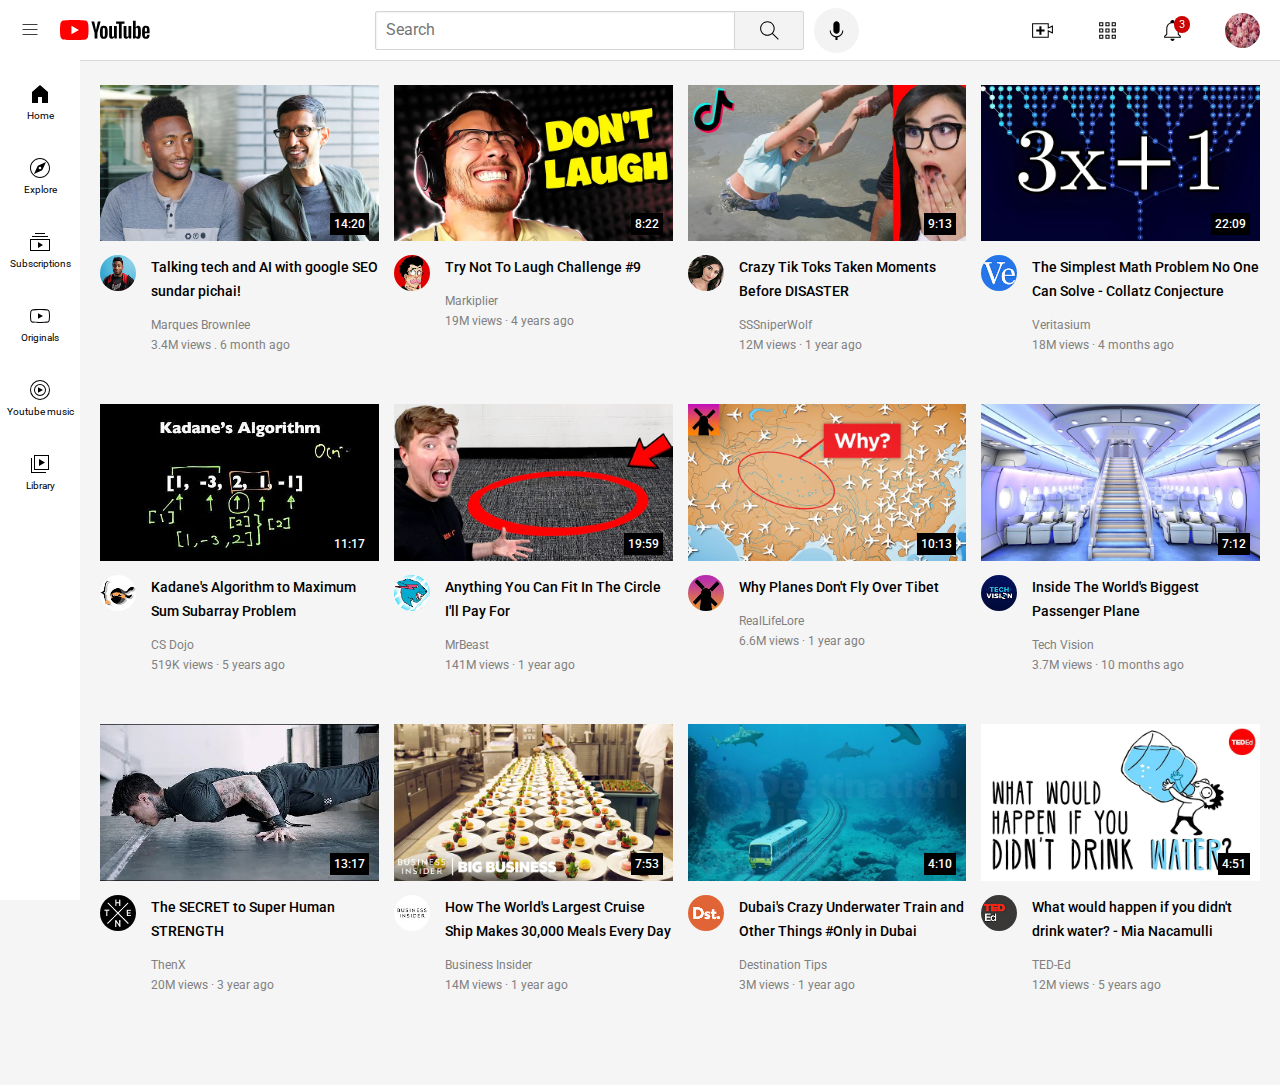
<file: index.html>
<!DOCTYPE html>
    <html>
      <head>


        <link rel="preconnect" href="https://fonts.googleapis.com">
    <link rel="preconnect" href="https://fonts.gstatic.com" crossorigin>
    <link href="https://fonts.googleapis.com/css2?family=Roboto:wght@400;500;700&display=swap" rel="stylesheet">

      <link rel="stylesheet" href="general.css">
      <link rel="stylesheet" href="header.css">
      <link rel="stylesheet" href="video-preview.css">
      <link rel="stylesheet" href="sidebar.css">
      </head>
      <body>
  <div class="header">
    <div class="left-section">
      <img src="hamburger-menu.svg" class="hamburger-menu">
      <img src="youtube-logo.svg" class="youtube-logo">
    </div>
    <div class="midlle-section"><input type="text" placeholder="Search" class="search-bar">
    <button class="search-button"> <img src="search.svg" class="search-icon"> 
      <div class="tooltip">
      Search
    </div></button>
  <button class="voice-search-button"><img src="voice-search-icon.svg" class="voice-search-icon"> <div class="tooltip">
    Search with your voice
  </div></button></div>
    <div class="right-section"> <div class="upload-container"><img src="upload.svg" class="upload-icon"><div class="tooltip">
      Create
    </div></div>
    <div class="youtube-apps-container"><img src="youtube-apps.svg" class="youtube-apps-icon" >
      <div class="tooltip">
        Youtube apps
      </div>
    </div>  
    
    <div class="notifications-icon-container"><img src="notifications.svg" class="notifications-icon">
      <div class="notifications-count">3</div> <div class="tooltip">
        notifications
      </div></div>
  
  <img src="profile.jpg" class="my-channel-pic"></div>
  </div>
  <div class="sidebar">
    <div class="sidebar-link">
      <img src="home.svg">
      <div>Home</div>
    </div>
    <div class="sidebar-link">
      <img src="explore.svg">
      <div>Explore</div>
    </div>
    <div class="sidebar-link">
      <img src="subscriptions.svg">
      <div>Subscriptions</div>
    </div>
    <div class="sidebar-link">
      <img src="originals.svg">
      <div>Originals</div>
    </div>
    <div class="sidebar-link">
      <img src="youtube-music.svg">
      <div>Youtube music</div>
    </div>
    <div class="sidebar-link">
      <img src="library.svg">
      <div>Library</div>
    </div>
  </div>




  <div class="video-grid">
    <div class="vedio-preview">

      <div class="thumbnail-row"><a href="https://www.youtube.com/watch?v=n2RNcPRtAiY"> 
        <img src="thumbnail-1.webp" class="thumbnail-1"></a>
      <div class="video-time">14:20</div></div>
      <div class="grid"> <div class="channel-picture-container1">
         <div class="channel-picture-container">
          <img src="channel-1.jpeg" class="channel-picture"> 
      <div class="channel-tooltip">
        <img src="channel-1.jpeg" class="channel-picture-tooltip"><div><p class="p-tooltip">Marques Brownlee</p>
        <p class="p2-tooltip">15M subscribers</p></div>
      </div>
      </div>
      </div>
      
    
        <div class="video-title-container"><a href="https://www.youtube.com/watch?v=n2RNcPRtAiY">
          <p class="video-title">Talking tech and AI with google SEO sundar pichai!</p>
        </a>
        
        <p class="auther-name">Marques Brownlee</p>
        <p class="view">3.4M views . 6 month ago</p></div>
      
        </div>   
  </div>
  <div class="vedio-preview">

    <div class="thumbnail-row"><a href="https://www.youtube.com/watch?v=mP0RAo9SKZk">
       <img src="thumbnail-2.webp" class="thumbnail-1"></a>
      <div class="video-time">8:22</div></div>
    <div class="grid"> <div class="channel-picture-container1">

       <div class="channel-picture-container">
          <img src="channel-2.jpeg" class="channel-picture"> 
      <div class="channel-tooltip">
        <img src="channel-2.jpeg" class="channel-picture-tooltip"><div>
          <p class="p-tooltip">Markiplier</p>
        <p class="p2-tooltip">5M subscribers</p></div>
      </div>
      </div>
      </div>

      <div class="video-title-container"><a href="https://www.youtube.com/watch?v=mP0RAo9SKZk">  
      <p class="video-title">Try Not To Laugh Challenge #9</p></a>
      <p class="auther-name">Markiplier</p>
      <p class="view"> 19M views · 4 years ago</p></div>
    
      </div>
    
    
  </div>
  <div class="vedio-preview">

    <div class="thumbnail-row"> 
      <a href="https://www.youtube.com/watch?v=FgjPQQeTh1w">
      <img src="thumbnail-3.webp" class="thumbnail-1"></a>
      <div class="video-time">9:13</div></div>
    <div class="grid"> <div class="channel-picture-container"> 
      <img src="channel-3.jpeg" class="channel-picture"></div>

      <div class="video-title-container"><a href="https://www.youtube.com/watch?v=FgjPQQeTh1w">
        <p class="video-title">Crazy Tik Toks Taken Moments Before DISASTER</p></a>
      
      <p class="auther-name">SSSniperWolf</p>
      <p class="view">12M views · 1 year ago</p></div>
    
      </div>   
  </div>
  <div class="vedio-preview">

    <div class="thumbnail-row"> 
      <a href="https://www.youtube.com/watch?v=094y1Z2wpJg">
      <img src="thumbnail-4.webp" class="thumbnail-1"></a>
      <div class="video-time">22:09</div></div>
    <div class="grid"> <div class="channel-picture-container"> 
      <img src="channel-4.jpeg" class="channel-picture"></div>

      <div class="video-title-container"><a href="https://www.youtube.com/watch?v=094y1Z2wpJg">
     <p class="video-title">The Simplest Math Problem No One Can Solve - Collatz Conjecture</p></a>
      <p class="auther-name">Veritasium</p>
      <p class="view">18M views · 4 months ago</p></div>
    
      </div>   
  </div>
  <div class="vedio-preview">

  <div class="thumbnail-row"> 
    <a href="https://www.youtube.com/watch?v=86CQq3pKSUw">
    <img src="thumbnail-5.webp" class="thumbnail-1"></a>
    <div class="video-time">11:17</div></div>
  <div class="grid"> <div class="channel-picture-container"> 
    <img src="channel-5.jpeg" class="channel-picture"></div>

    <div class="video-title-container"><a href="https://www.youtube.com/watch?v=86CQq3pKSUw">
    <p class="video-title"> Kadane's Algorithm to Maximum Sum Subarray Problem </p></a>
    <p class="auther-name">CS Dojo</p>
    <p class="view"> 519K views · 5 years ago</p></div>

    </div>


  </div>
  <div class="vedio-preview">

  <div class="thumbnail-row">
    <a href="https://www.youtube.com/watch?v=yXWw0_UfSFg">
    <img src="thumbnail-6.webp" class="thumbnail-1"></a>
    <div class="video-time">19:59</div></div>
  <div class="grid"> <div class="channel-picture-container"> 
    <img src="channel-6.jpeg" class="channel-picture"></div>

    <div class="video-title-container"><a href="https://www.youtube.com/watch?v=yXWw0_UfSFg">
    <p class="video-title">Anything You Can Fit In The Circle I'll Pay For</p></a>
    <p class="auther-name">MrBeast</p>
    <p class="view">141M views · 1 year ago</p></div>

    </div>   
  </div>
 

  <div class="vedio-preview">

    <div class="thumbnail-row">
      <a href="https://www.youtube.com/watch?v=fNVa1qMbF9Y">
      <img src="thumbnail-7.webp" class="thumbnail-1"></a>
    <div class="video-time">10:13</div></div>
    <div class="grid"> <div class="channel-picture-container"> 
      <img src="channel-7.jpeg" class="channel-picture"></div>
  
      <div class="video-title-container"><a href="https://www.youtube.com/watch?v=fNVa1qMbF9Y">
      <p class="video-title">Why Planes Don't Fly Over Tibet</p></a>
      <p class="auther-name">RealLifeLore</p>
      <p class="view">6.6M views · 1 year ago</p></div>
    
      </div>   
</div>

<div class="vedio-preview">

  <div class="thumbnail-row"> 
    <a href="https://www.youtube.com/watch?v=lFm4EM1juls">
    <img src="thumbnail-8.webp" class="thumbnail-1"></a>
  <div class="video-time">7:12</div></div>
  <div class="grid"> <div class="channel-picture-container"> 
    <img src="channel-8.jpeg" class="channel-picture"></div>

    <div class="video-title-container"><a href="https://www.youtube.com/watch?v=lFm4EM1juls">
    <p class="video-title">Inside The World's Biggest Passenger Plane</p></a>
    <p class="auther-name">Tech Vision</p>
    <p class="view">3.7M views · 10 months ago</p></div>
  
    </div>   
</div>
<div class="vedio-preview">

  <div class="thumbnail-row"> 
    <a href="https://www.youtube.com/watch?v=ixmxOlcrlUc">
    <img src="thumbnail-9.webp" class="thumbnail-1"></a>
  <div class="video-time">13:17</div></div>
  <div class="grid"> <div class="channel-picture-container"> 
    <img src="channel-9.jpeg" class="channel-picture"></div>

    <div class="video-title-container"><a href="https://www.youtube.com/watch?v=ixmxOlcrlUc">
    <p class="video-title">The SECRET to Super Human STRENGTH</p></a>
    <p class="auther-name">ThenX</p>
    <p class="view">20M views · 3 year ago</p></div>
  
    </div>   
</div>
<div class="vedio-preview">

  <div class="thumbnail-row">
    <a href="https://www.youtube.com/watch?v=R2vXbFp5C9o">
    <img src="thumbnail-10.webp" class="thumbnail-1"></a>
  <div class="video-time">7:53</div></div>
  <div class="grid"> <div class="channel-picture-container"> 
    <img src="channel-10.jpeg" class="channel-picture"></div>

    <div class="video-title-container"><a href="https://www.youtube.com/watch?v=R2vXbFp5C9o">
    <p class="video-title">How The World's Largest Cruise Ship Makes 30,000 Meals Every Day</p></a>
    <p class="auther-name">Business Insider</p>
    <p class="view">14M views · 1 year ago</p></div>
  
    </div>   
</div>
<div class="vedio-preview">

  <div class="thumbnail-row">
    <a href="https://www.youtube.com/watch?v=0nZuYyXET3s">
    <img src="thumbnail-11.webp" class="thumbnail-1"></a>
  <div class="video-time">4:10</div></div>
  <div class="grid"> <div class="channel-picture-container"> 
    <img src="channel-11.jpeg" class="channel-picture"></div>

    <div class="video-title-container"><a href="https://www.youtube.com/watch?v=0nZuYyXET3s">
    <p class="video-title">Dubai's Crazy Underwater Train and Other Things #Only in Dubai</p></a>
    <p class="auther-name">Destination Tips</p>
    <p class="view">3M views · 1 year ago</p></div>
  
    </div>   
</div>
<div class="vedio-preview">

  <div class="thumbnail-row">
    <a href=" https://www.youtube.com/watch?v=9iMGFqMmUFs">
    <img src="thumbnail-12.webp" class="thumbnail-1"></a>
  <div class="video-time">4:51</div></div>
  <div class="grid"> <div class="channel-picture-container"> 
    <img src="channel-12.jpeg" class="channel-picture"></div>

    <div class="video-title-container"><a href=" https://www.youtube.com/watch?v=9iMGFqMmUFs">
    <p class="video-title">What would happen if you didn't drink water? - Mia Nacamulli</p></a>
    <p class="auther-name">TED-Ed</p>
    <p class="view">12M views · 5 years ago</p></div>
  
    </div>   
</div>
</div>

      </body>
    </html>
</file>
<file: general.css>
p{
  font-family: roboto,arial;
  margin-top: 0;
  color: black;
  text-decoration: none;

}
a:link { 
  text-decoration: none; 
} 
a:visited { 
  text-decoration: none; 
} 
a:hover { 
  text-decoration: none; 
} 
a:active { 
  text-decoration: none; 
}

body{
  height: 1000px;
  margin: 0;
  margin-top:85px ;
  margin-left: 100px;
  margin-right: 20px;
  background-color: rgb(245, 245, 245);
}
</file>
<file: header.css>
.header{
  height: 60px;
  display: flex;
  flex-direction: row;
  justify-content: space-between;
  position: fixed;
  top: 0;
  left: 0;
  right: 0;
  background-color: white;
  border-bottom-width: 1px;
  border-bottom-color: rgb(218, 218, 218);
  border-bottom-style: solid;
  z-index: 100;
}
.left-section{
  width: 200px;
  display: flex;
  align-items: center;
}
.hamburger-menu{
  height: 20px;
  margin-left: 20px;
  margin-right: 20px;
}
.youtube-logo{
  height: 20px;
}
.midlle-section{
  flex: 1;
  margin-left: 50px;
  margin-right: 30px;
  max-width: 500px;
  display: flex;
  align-items: center;
}
.search-bar{
  flex: 1;
  height: 35px;
  border-width: 1px;
  border-color: rgb(214, 213, 213);
  border-style: solid;
  border-radius: 2px;
  padding-left: 10px;
  width: 0;
  max-width: 350px;
  box-shadow: inset 1px 1px 1px rgba(0, 0, 0, 0.05);
}
.search-button{
 
  height: 39px;
  width:70px;
  margin-right: 10px;
  background-color: rgb(243, 243, 243);
  border-radius: 2px;
  border-width: 1px;
  border-color: rgb(214, 213, 213);
  border-style: solid;
  margin-left: -5px;
  border-bottom-left-radius: 0;
  border-top-left-radius: 0;
  cursor: pointer;
}
.search-button,.voice-search-button,
.upload-container ,.youtube-apps-container,
 .notifications-icon-container{
  position: relative;
  display: flex;
  align-items: center;
  justify-content: center;
  cursor: pointer;
}
.search-button .tooltip ,
.voice-search-button .tooltip,
.upload-container .tooltip,
.youtube-apps-container .tooltip,
.notifications-icon-container .tooltip{
  font-family: roboto,arial;
  font-size: 12px;
  background-color: gray;
  border-radius: 2px;
  color: white;
  padding: 10px 10px;
  position: absolute;
  bottom: -40px;
  white-space: nowrap;
  opacity: 0;
  pointer-events: none;
}
.search-button:hover .tooltip ,
.voice-search-button:hover .tooltip,
.upload-container:hover .tooltip,
.youtube-apps-container:hover .tooltip,
.notifications-icon-container:hover .tooltip{
opacity: 1;
}
.search-bar::placeholder{
  font-family: roboto,arial;
  font-size: 16px;
  
}
.search-icon{
  height: 25px;
  
}
.voice-search-button{
  position: relative;
  display: flex;
  align-items: center;
  justify-content: center;
  height: 45px;
  width: 45px;
  border-radius:50px ;
  border: none;
  background-color:rgb(243, 243, 243);
  
}
.voice-search-icon{
  height: 25px;

}
.right-section{
  
  width: 250px;
  display: flex;
  align-items: center;
  justify-content: space-between;
  flex-shrink: 0;
}
.upload-icon{
  height: 25px;
}
.youtube-apps-icon{
  height: 25px;
}
.notifications-icon{
  height: 25px;
  
}
.notifications-count{
  font-family: roboto,arial;
  font-size: 11px;
  background-color: rgb(204, 1, 1);
  color: white;
  position: absolute;
  top: -2px;;
  right: -5px; 
  border-radius:10px;
  padding: 2px 5px;
}
.my-channel-pic{
  width: 35px;
  height: 35px;
  margin-right: 20px;
  border-radius: 35px;
}
</file>
<file: video-preview.css>
.video-grid{
  display: grid;
  grid-template-columns: 1fr 1fr 1fr;
  column-gap: 15px;
  row-gap: 40px;
}
@media (max-width:750px){
  .video-grid{
    display: grid;
    grid-template-columns: 1fr 1fr ;
}}
@media (max-width:751px) and (min-width:999px){
  .video-grid{
    display: grid;
    grid-template-columns: 1fr 1fr 1fr ;
}
}
@media (min-width:1000px){
  .video-grid{
    display: grid;
    grid-template-columns: 1fr 1fr 1fr 1fr;}
    .video-title{
      font-size: 16px;
      line-height: 24px;
      font-weight: 500;
    }
    .auther-name .view{
      font-size: 14px;
    }
}

.thumbnail-row{
  margin-bottom: 10px;
  position: relative;
  
}
.video-time{
  font-family: roboto,arial;
  font-size: 12px;
  font-weight: 500;
  position: absolute;
  background-color: black;
  color: white;
  bottom: 10px;
  right: 10px;
  padding: 4px 4px;

}
.thumbnail-1{
  width: 100%;
 

}

.video-title{
  
  font-size: 14px;
  font-weight: 500;
  margin-bottom: 15px;
}


.auther-name{
  color: gray;
  margin-bottom: 6px;
  font-size: 12px;
}
.view{
  color: gray;
  font-size: 12px;
}
.channel-picture{
  border-radius: 50px;
  width: 100%;
}
.grid{
  display: grid;
  grid-template-columns: 36px 1fr;
  column-gap: 15px;
}
.channel-picture-container{
  position: relative;
  cursor: pointer;
  
}
.channel-picture-container:hover .channel-tooltip{
  opacity: 1;
  transition: opacity 1s;
}
.channel-tooltip{
  width: 200px;
  display: flex; 
  position: absolute;
  bottom: -50px;
  background-color: white;
  box-shadow: 5px 5px 10px rgba(0,0,0, 0.15);
  border-radius: 4px;
  opacity: 0;
  pointer-events: none;
  
}
.channel-picture-tooltip{
  border-radius: 50px;
  width: 50px;
  height: 50px;
  margin:10px 10px;
}
.p-tooltip{
  font-family: roboto,arial;
  font-size: 14px;
  margin-top: 20px;
  margin-bottom: 0;
  font-weight: 700;

}
.p2-tooltip{
  color: gray;
  font-family: roboto,arial;
  font-size: 12px;
  margin-top: 5px;
}
</file>
<file: sidebar.css>
.sidebar{
  position: fixed;
  top:60px;
  bottom: 0;
  left: 0;
  background-color: white;
  width: 80px;
  z-index: 200;
  padding-top: 4px;
}
.sidebar-link{
  height: 74px;
  display: flex;
  flex-direction: column;
  justify-content: center;
  align-items: center;
  cursor: pointer;
}
.sidebar-link:hover{
  background-color: rgb(231, 229, 229);
}
.sidebar img{
  height: 24px;
  margin-bottom: 4px;
}
.sidebar div{
  font-family: roboto,arial;
  font-size: 10px;
  
}
</file>
